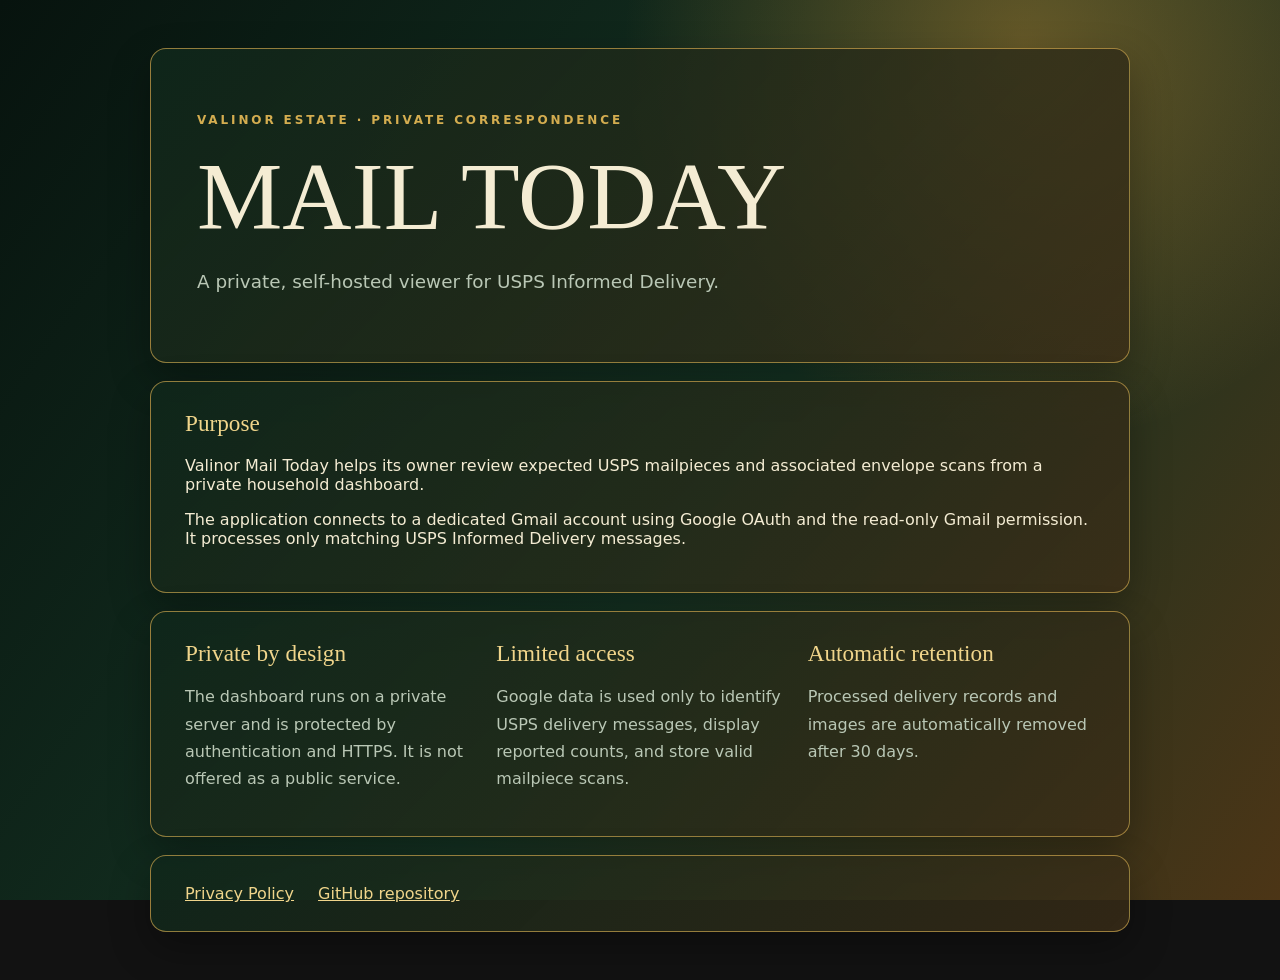
<file: index.html>
<!doctype html>
<html lang="en">
<head>
  <meta charset="utf-8">
  <meta name="viewport" content="width=device-width,initial-scale=1">
  <meta name="description" content="Valinor Mail Today is a private, read-only USPS Informed Delivery viewer.">
  <title>Valinor Mail Today</title>
  <link rel="stylesheet" href="styles.css">
</head>
<body>
  <main class="shell">
    <header class="hero panel">
      <p class="eyebrow">VALINOR ESTATE · PRIVATE CORRESPONDENCE</p>
      <h1>Mail Today</h1>
      <p class="lede">A private, self-hosted viewer for USPS Informed Delivery.</p>
    </header>

    <section class="panel">
      <h2>Purpose</h2>
      <p>Valinor Mail Today helps its owner review expected USPS mailpieces and associated envelope scans from a private household dashboard.</p>
      <p>The application connects to a dedicated Gmail account using Google OAuth and the read-only Gmail permission. It processes only matching USPS Informed Delivery messages.</p>
    </section>

    <section class="panel grid">
      <div>
        <h2>Private by design</h2>
        <p>The dashboard runs on a private server and is protected by authentication and HTTPS. It is not offered as a public service.</p>
      </div>
      <div>
        <h2>Limited access</h2>
        <p>Google data is used only to identify USPS delivery messages, display reported counts, and store valid mailpiece scans.</p>
      </div>
      <div>
        <h2>Automatic retention</h2>
        <p>Processed delivery records and images are automatically removed after 30 days.</p>
      </div>
    </section>

    <footer class="panel footer">
      <a href="privacy/">Privacy Policy</a>
      <a href="https://github.com/veritechc/valinor-mail-today">GitHub repository</a>
    </footer>
  </main>
</body>
</html>
</file>
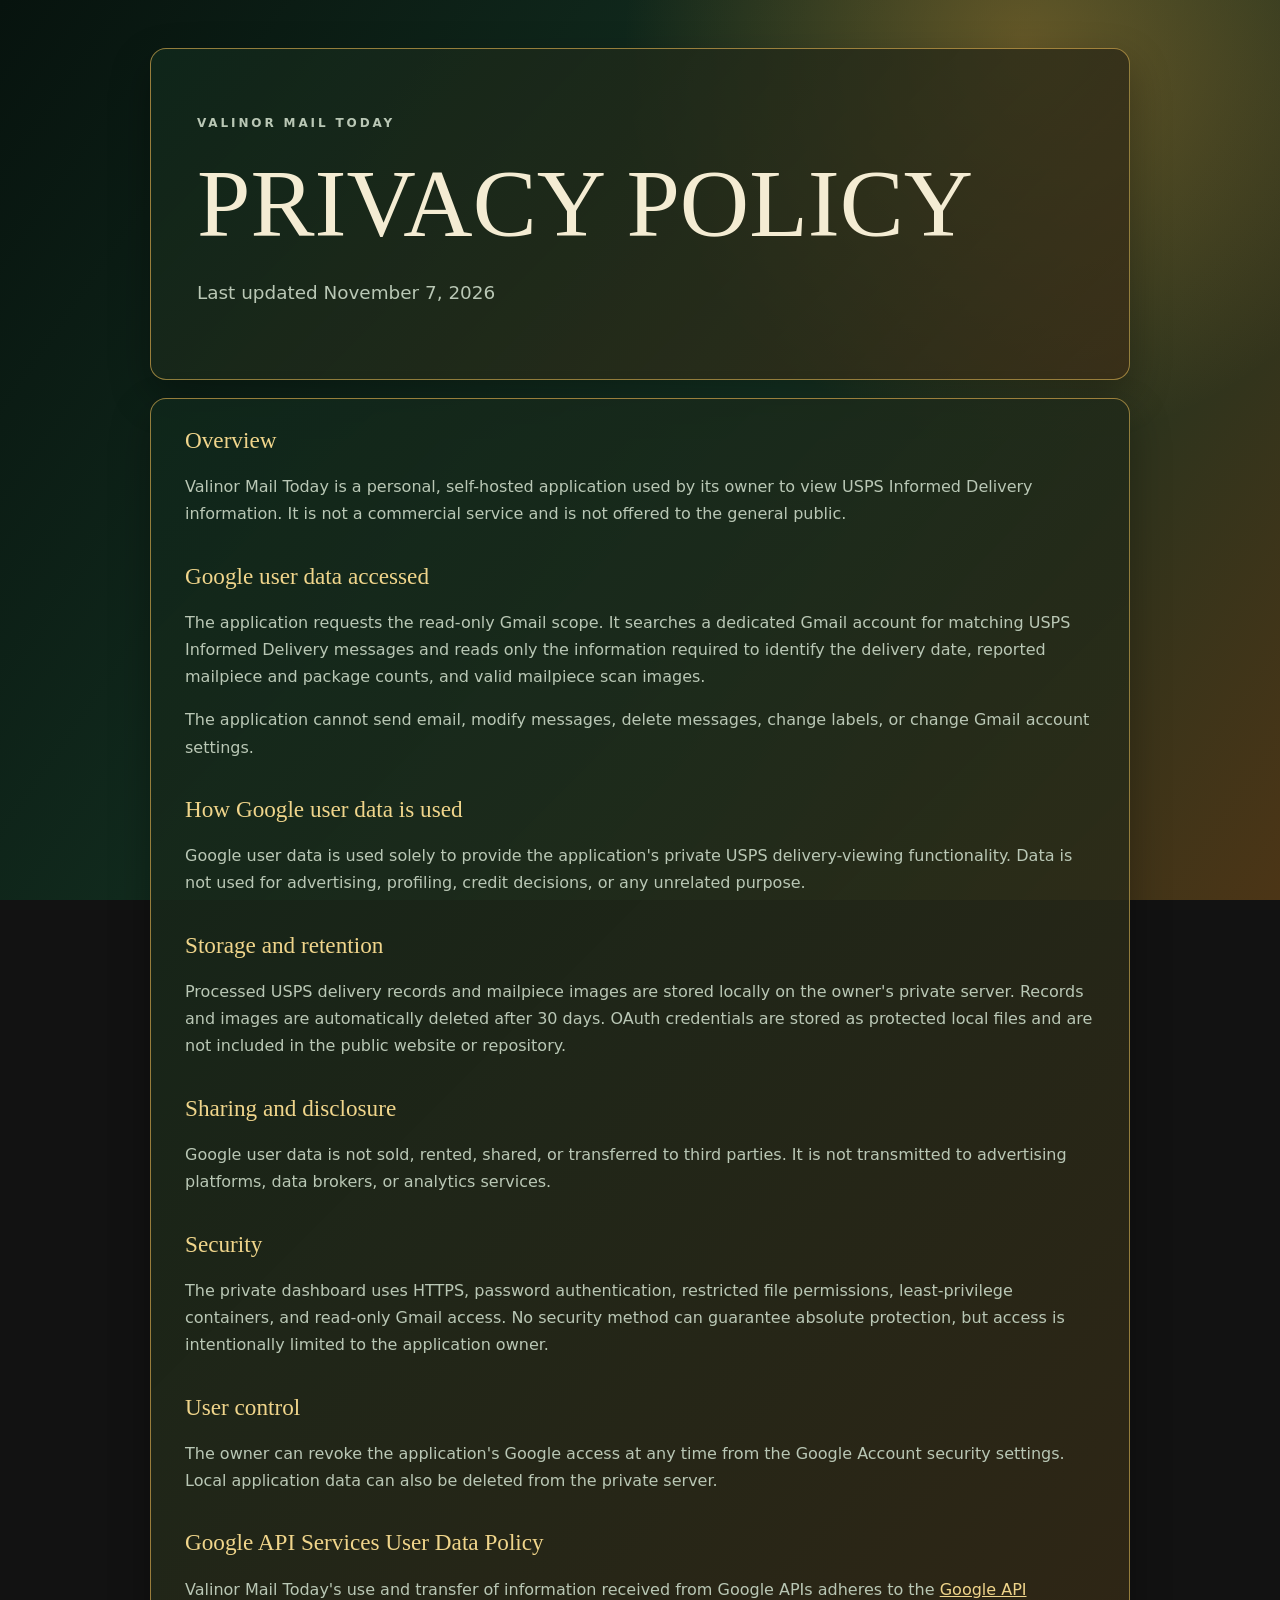
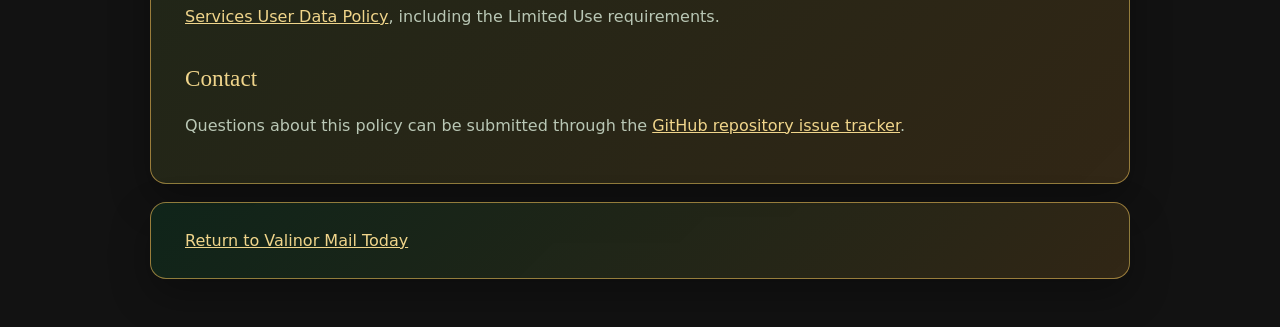
<file: privacy/index.html>
<!doctype html>
<html lang="en">
<head>
  <meta charset="utf-8">
  <meta name="viewport" content="width=device-width,initial-scale=1">
  <meta name="description" content="Privacy policy for Valinor Mail Today.">
  <title>Privacy Policy · Valinor Mail Today</title>
  <link rel="stylesheet" href="../styles.css">
</head>
<body>
  <main class="shell policy">
    <header class="hero panel">
      <p class="eyebrow">VALINOR MAIL TODAY</p>
      <h1>Privacy Policy</h1>
      <p class="lede">Last updated November 7, 2026</p>
    </header>

    <section class="panel">
      <h2>Overview</h2>
      <p>Valinor Mail Today is a personal, self-hosted application used by its owner to view USPS Informed Delivery information. It is not a commercial service and is not offered to the general public.</p>

      <h2>Google user data accessed</h2>
      <p>The application requests the read-only Gmail scope. It searches a dedicated Gmail account for matching USPS Informed Delivery messages and reads only the information required to identify the delivery date, reported mailpiece and package counts, and valid mailpiece scan images.</p>
      <p>The application cannot send email, modify messages, delete messages, change labels, or change Gmail account settings.</p>

      <h2>How Google user data is used</h2>
      <p>Google user data is used solely to provide the application's private USPS delivery-viewing functionality. Data is not used for advertising, profiling, credit decisions, or any unrelated purpose.</p>

      <h2>Storage and retention</h2>
      <p>Processed USPS delivery records and mailpiece images are stored locally on the owner's private server. Records and images are automatically deleted after 30 days. OAuth credentials are stored as protected local files and are not included in the public website or repository.</p>

      <h2>Sharing and disclosure</h2>
      <p>Google user data is not sold, rented, shared, or transferred to third parties. It is not transmitted to advertising platforms, data brokers, or analytics services.</p>

      <h2>Security</h2>
      <p>The private dashboard uses HTTPS, password authentication, restricted file permissions, least-privilege containers, and read-only Gmail access. No security method can guarantee absolute protection, but access is intentionally limited to the application owner.</p>

      <h2>User control</h2>
      <p>The owner can revoke the application's Google access at any time from the Google Account security settings. Local application data can also be deleted from the private server.</p>

      <h2>Google API Services User Data Policy</h2>
      <p>Valinor Mail Today's use and transfer of information received from Google APIs adheres to the <a href="https://developers.google.com/terms/api-services-user-data-policy">Google API Services User Data Policy</a>, including the Limited Use requirements.</p>

      <h2>Contact</h2>
      <p>Questions about this policy can be submitted through the <a href="https://github.com/veritechc/valinor-mail-today/issues">GitHub repository issue tracker</a>.</p>
    </section>

    <footer class="panel footer">
      <a href="../">Return to Valinor Mail Today</a>
    </footer>
  </main>
</body>
</html>
</file>
<file: styles.css>
:root{color-scheme:dark;--night:#07130e;--forest:#153323;--gold:#d4ad50;--cream:#f4ecd3;--sage:#b9c7b5;--glass:rgba(15,39,27,.88)}
*{box-sizing:border-box}
body{margin:0;min-height:100vh;color:var(--cream);font-family:Inter,ui-sans-serif,system-ui,sans-serif;background:radial-gradient(circle at 80% 5%,rgba(220,143,46,.4),transparent 30%),linear-gradient(125deg,var(--night),var(--forest) 55%,#4c3516);background-attachment:fixed}
a{color:#f0d58b}
.shell{width:min(980px,calc(100% - 32px));margin:auto;padding:48px 0;display:grid;gap:18px}
.panel{padding:28px 34px;border:1px solid rgba(212,173,80,.65);border-radius:16px;background:linear-gradient(135deg,var(--glass),rgba(59,45,23,.78));box-shadow:0 16px 40px rgba(0,0,0,.3)}
.hero{padding:52px 46px}
.eyebrow{color:var(--gold);font-weight:700;font-size:.75rem;letter-spacing:.24em}
h1,h2{font-family:Georgia,serif;font-weight:400}
h1{margin:.15em 0;font-size:clamp(3rem,9vw,6rem);text-transform:uppercase}
h2{color:#f0d58b;margin-top:0;font-size:1.45rem}
.lede{color:var(--sage);font-size:1.15rem}
.grid{display:grid;grid-template-columns:repeat(3,1fr);gap:24px}
.grid h2{margin-bottom:.4rem}
.grid p,.policy p{color:var(--sage);line-height:1.7}
.policy section h2:not(:first-child){margin-top:2.2rem}
.footer{display:flex;gap:24px;flex-wrap:wrap}
@media(max-width:720px){.grid{grid-template-columns:1fr}.hero,.panel{padding:26px}.shell{padding:20px 0}}
</file>
